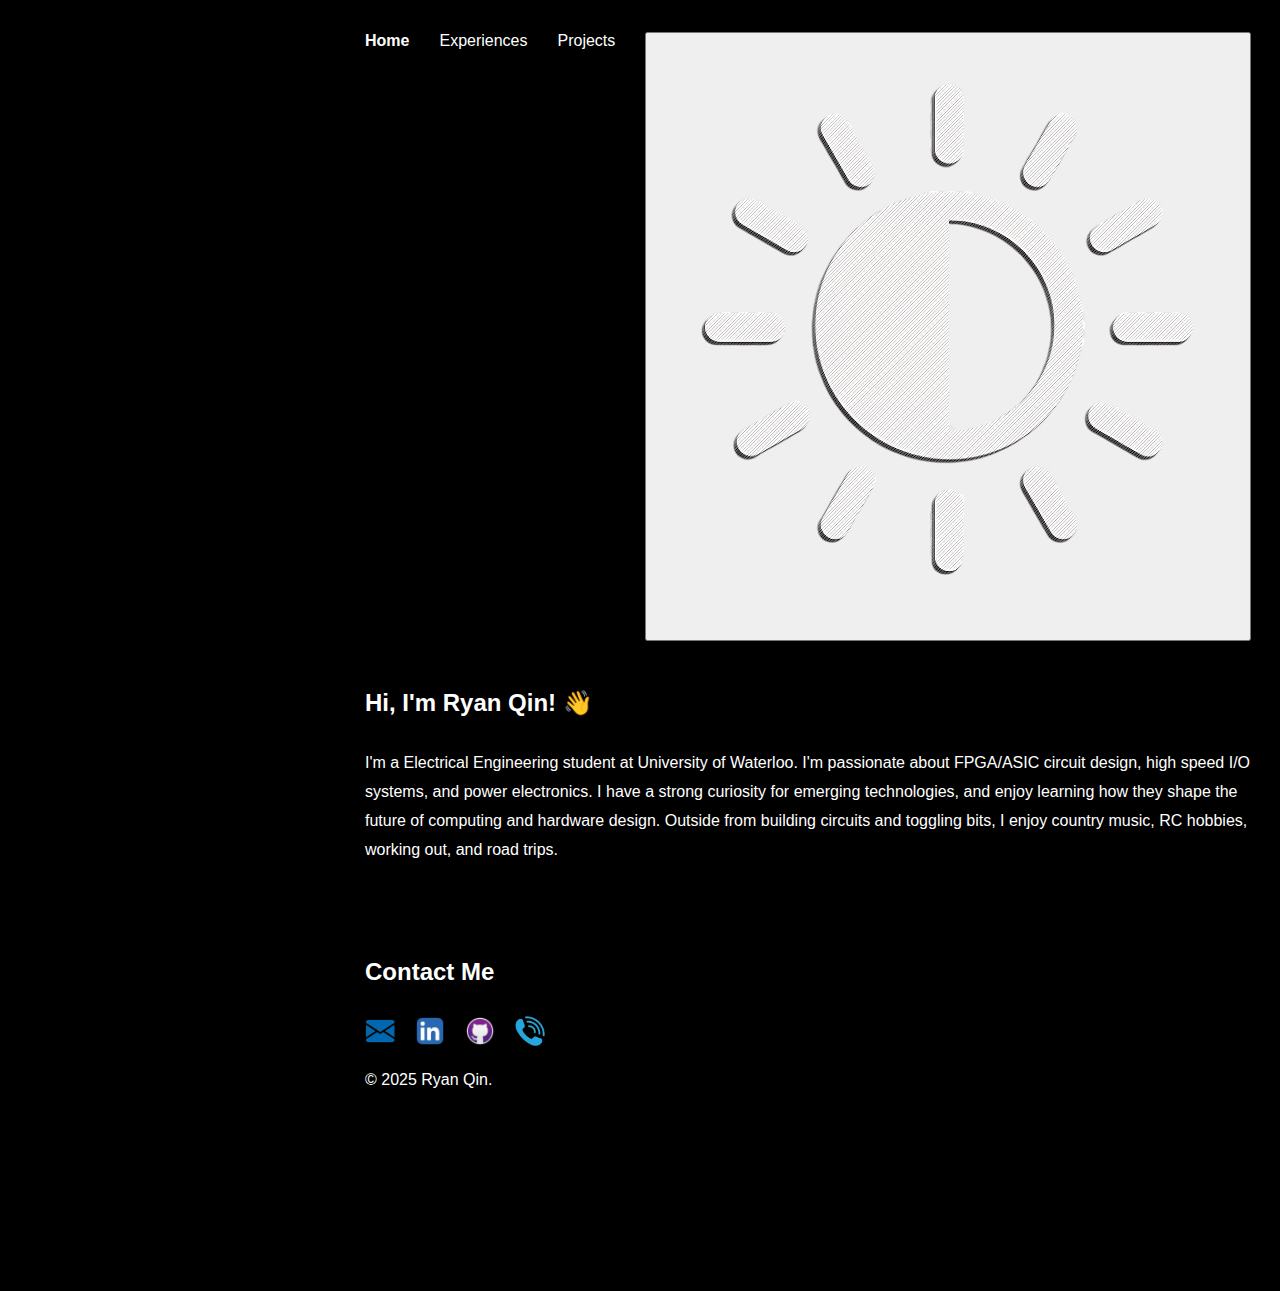
<file: index.html>
<!DOCTYPE html>
<html lang="en">

<head>
    <meta charset="UTF-8">
    <meta name="viewport" content="width=device-width, initial-scale=1.0">
    <title>Ryan Qin's WebBit</title>
    <!-- Favicon -->
    <link rel="icon" type="image/png" href="fav_icon.png">
    <!-- Link to external CSS -->
    <link rel="stylesheet" href="style.css">
</head>

<body>
    

 
        <div class="body">
            <!-- ===== HEADER / NAVIGATION ===== -->
            <ul class="nav_links">
                <li><a class="active" href="index.html">Home</a></li>
                <li><a href="experiences.html">Experiences</a></li>
                <li><a href="projects.html">Projects</a></li>
                <button id="theme_toggle" aria-label="Toggle theme">
                    <img src="Light_Icon.png" alt="Toggle theme" />
                </button>
            </ul>

            <!-- ===== INTRO SECTION ===== -->
            <h1>Hi, I'm Ryan Qin! 👋</h1>
            <p>I'm a Electrical Engineering student at University of Waterloo. I'm passionate about FPGA/ASIC circuit design, high speed I/O systems, and power electronics. 
                I have a strong curiosity for emerging technologies, 
                and enjoy learning how they shape the future of computing and hardware design. Outside from building circuits and toggling bits, I enjoy country music, RC hobbies, working out, and road trips. </p>
            <h2>Contact Me</h2>
            <div class="contact_icons">
                <a href="mailto:r25qin@uWaterloo.ca"
                    target="_blank"
                    rel="noopener noreferrer">
                    <img src="contact_me_asssets/main_icon.png"
                        alt="LinkedIn Profile"
                        class="social-icons">
                </a>
                <a href="https://www.linkedin.com/in/ryan-qin-ece/"
                    target="_blank"
                    rel="noopener noreferrer">
                    <img src="contact_me_asssets/linkedin_icon.png"
                        alt="LinkedIn Profile"
                        class="social-icons">
                </a>
                <a href="https://github.com/RyanQin24"
                    target="_blank"
                    rel="noopener noreferrer">
                    <img src="contact_me_asssets/github_icon.png"
                        alt="LinkedIn Profile"
                        class="social-icons">
                </a>
                <a href="tel:+14169394721"
                    target="_blank"
                    rel="noopener noreferrer">
                    <img src="contact_me_asssets/phone_icon.png"
                        alt="LinkedIn Profile"
                        class="social-icons">
                </a>
            </div>

            <!-- ===== Copyright mark ===== -->
            <footer>
                <p>&copy; 2025 Ryan Qin.</p>
            </footer>

        </div>
   
    <script src="theme.js"></script>
</body>

</html>
</file>
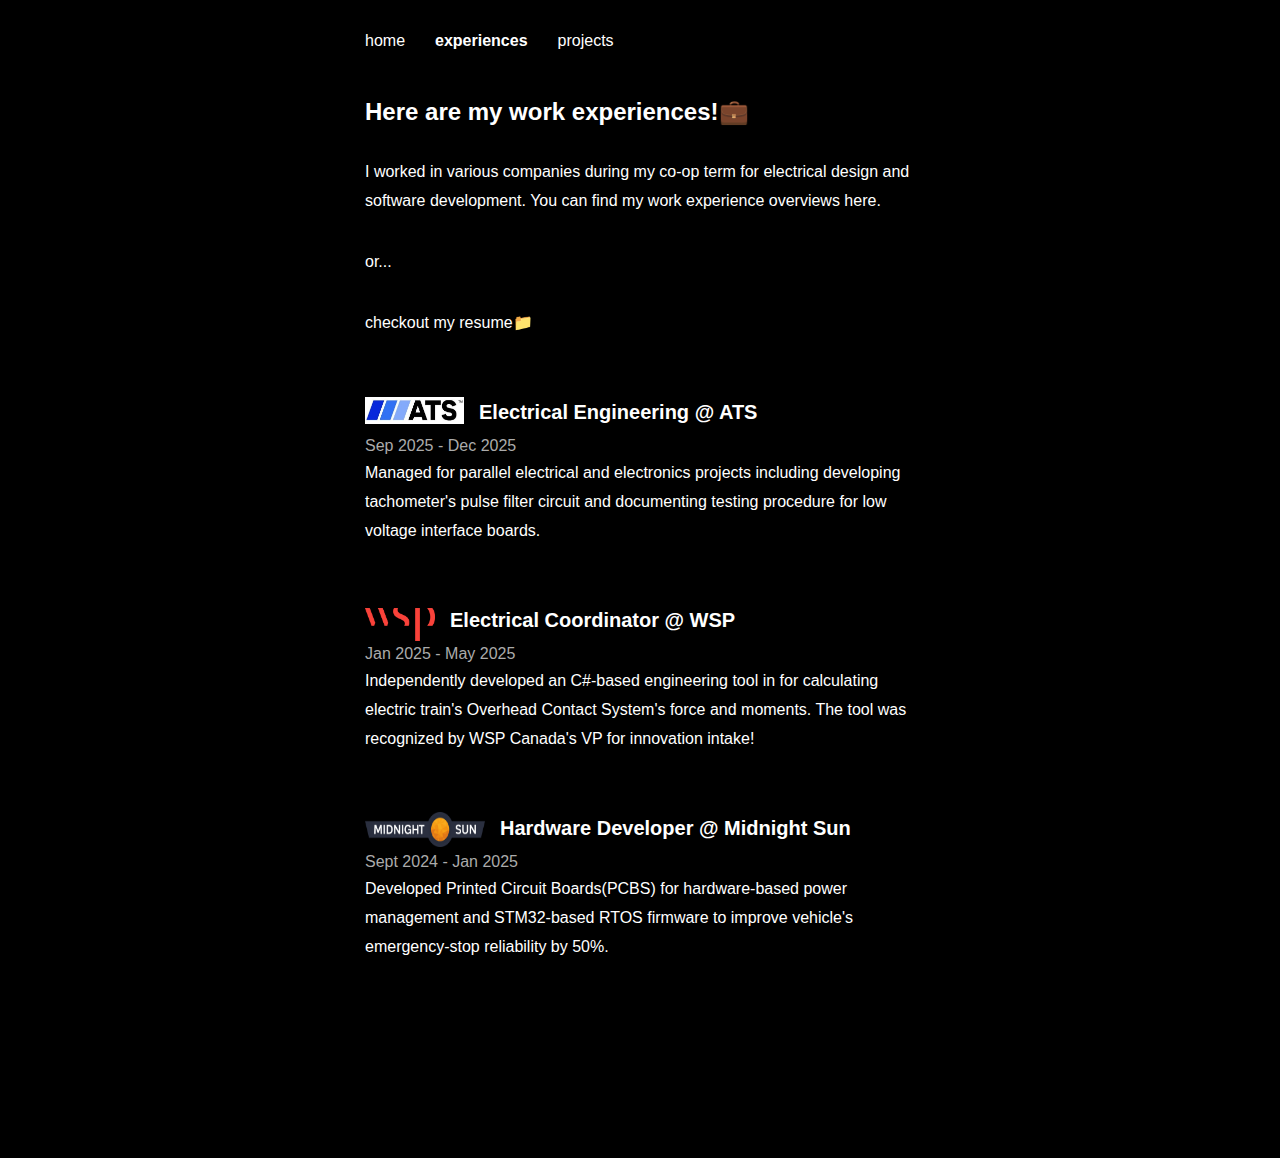
<file: experiences.html>
<!DOCTYPE html>
<html lang="en">

<head>
    <meta charset="UTF-8">
    <meta name="viewport" content="width=device-width, initial-scale=1.0">
    <title>Ryan Qin's WebBit</title>
    <!-- Favicon -->
    <link rel="icon" type="image/png" href="fav_icon.png">
    <!-- Link to external CSS -->
    <link rel="stylesheet" href="style.css">
</head>
<body>
    <div class="body">
        <!-- ===== HEADER / NAVIGATION ===== -->
        <ul class="nav_links">
            <li><a href="index.html">home</a></li>
            <li><a class="active" href="experiences.html">experiences</a></li>
            <li><a href="projects.html">projects</a></li>
        </ul>

        <h1>Here are my work experiences!💼</h1>
        <p>I worked in various companies during my co-op term for electrical design and software development. You can find my work experience overviews here. </p>
        <p>or... </p>
        <p><a href="https://drive.google.com/file/d/1jcdo_II2jih3OMkCALhiHWN518a14Llq/view?usp=sharing" target="_blank">checkout my resume📁</a></p>

        <!-- ===== Experience section 1 (ATS Corporation) ===== -->
        <div class="experience_body">
            <div class="Title_Header">
                <a href="https://atsautomation.com/"
                    target="_blank"
                    rel="noopener noreferrer">
                    <img src="experiences_assets/ATS_logo.jpg"
                        alt=""
                        class="experience_logo_ATS">
                </a>
                <h1>Electrical Engineering @ ATS</h1>
            </div>
            <p2>Sep 2025 - Dec 2025</p2>
            <p>Managed for parallel electrical and electronics projects including developing tachometer's pulse filter circuit and documenting testing procedure for low voltage interface boards.</p>
        </div>
        <!-- ===== Experience section 2 (WSP) ===== -->
        <div class="experience_body">
            <div class="Title_Header">
                <a href="https://www.wsp.com/en-ca/"
                    target="_blank"
                    rel="noopener noreferrer">
                    <img src="experiences_assets/WSP_logo.png"
                        alt=""
                        class="experience_logo_WSP">
                </a>
                <h1>Electrical Coordinator @ WSP</h1>
            </div>
            <p2>Jan 2025 - May 2025</p2>
            <p>Independently developed an C#-based engineering tool in for calculating electric train's Overhead Contact System's force and moments. 
                The tool was recognized by WSP Canada's VP for innovation intake!</p>
        </div>
        <!-- ===== Experience section 3 (Midnight Sun) ===== -->
        <div class="experience_body">
            <div class="Title_Header">
                <a href="https://www.uwmidsun.com"
                    target="_blank"
                    rel="noopener noreferrer">
                    <img src="experiences_assets/MSun_Logo.png"
                        alt=""
                        class="experience_logo_MSun">
                </a>
                <h1>Hardware Developer @ Midnight Sun</h1>
            </div>
            <p2>Sept 2024 - Jan 2025</p2>
            <p>Developed Printed Circuit Boards(PCBS) for hardware-based power management and STM32-based RTOS firmware to improve vehicle's emergency-stop reliability by 50%.</p>
        </div>
    </div>
</body>

</html>
</file>
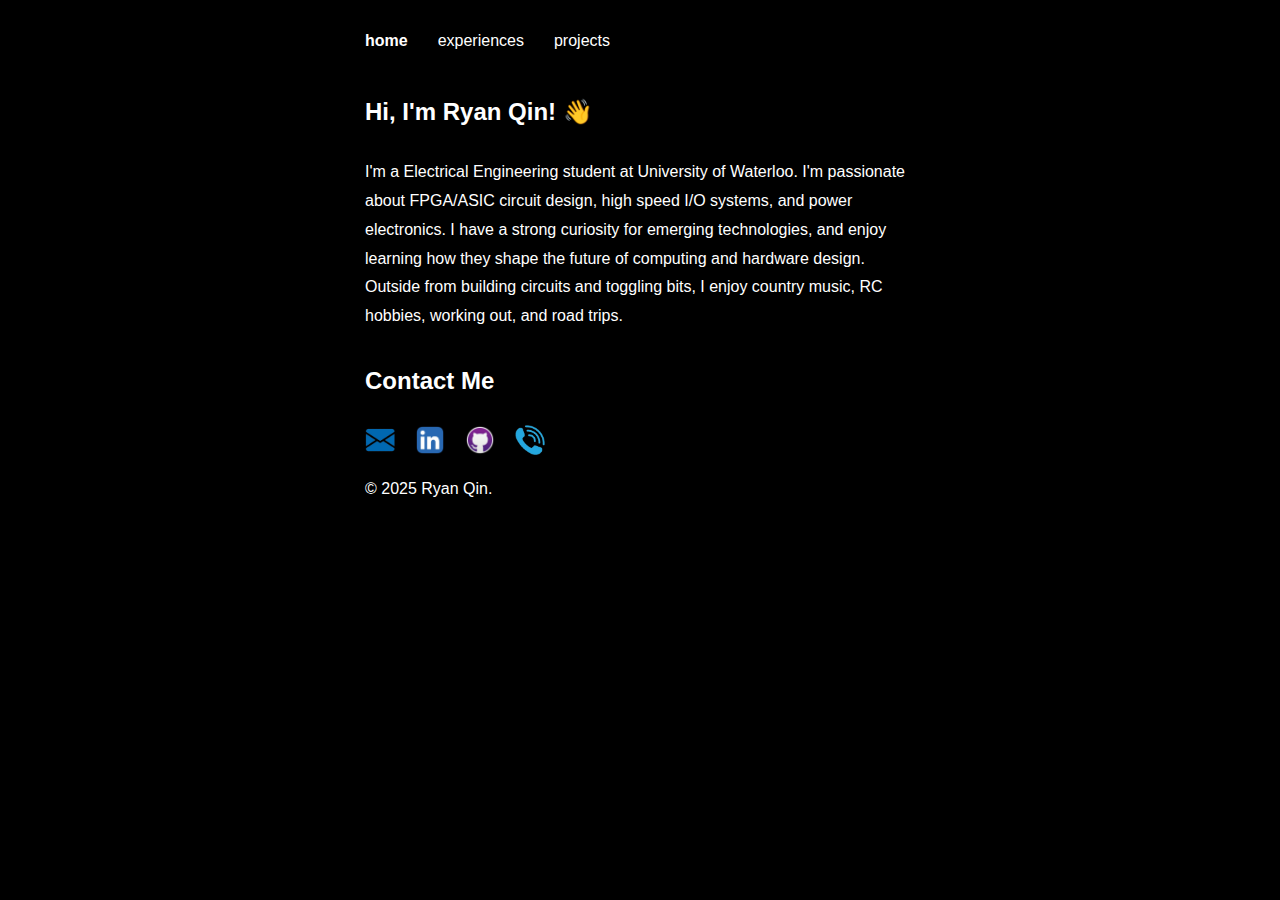
<file: home.html>
<!DOCTYPE html>
<html lang="en">

<head>
    <meta charset="UTF-8">
    <meta name="viewport" content="width=device-width, initial-scale=1.0">
    <title>Ryan Qin's WebBit</title>
    <!-- Favicon -->
    <link rel="icon" type="image/png" href="fav_icon.png">
    <!-- Link to external CSS -->
    <link rel="stylesheet" href="style.css">
</head>

<body>
    

 
        <div class="body">
            <!-- ===== HEADER / NAVIGATION ===== -->
            <ul class="nav_links">
                <li><a class="active" href="home.html">home</a></li>
                <li><a href="experiences.html">experiences</a></li>
                <li><a href="projects.html">projects</a></li>
                
            </ul>

            <!-- ===== INTRO SECTION ===== -->
            <h1>Hi, I'm Ryan Qin! 👋</h1>
            <p>I'm a Electrical Engineering student at University of Waterloo. I'm passionate about FPGA/ASIC circuit design, high speed I/O systems, and power electronics. 
                I have a strong curiosity for emerging technologies, 
                and enjoy learning how they shape the future of computing and hardware design. Outside from building circuits and toggling bits, I enjoy country music, RC hobbies, working out, and road trips. </p>
            <h2>Contact Me</h2>
            <div class="contact_icons">
                <a href="mailto:r25qin@uWaterloo.ca"
                    target="_blank"
                    rel="noopener noreferrer">
                    <img src="contact_me_asssets/main_icon.png"
                        alt="LinkedIn Profile"
                        class="social-icons">
                </a>
                <a href="https://www.linkedin.com/in/ryan-qin-ece/"
                    target="_blank"
                    rel="noopener noreferrer">
                    <img src="contact_me_asssets/linkedin_icon.png"
                        alt="LinkedIn Profile"
                        class="social-icons">
                </a>
                <a href="https://github.com/RyanQin24"
                    target="_blank"
                    rel="noopener noreferrer">
                    <img src="contact_me_asssets/github_icon.png"
                        alt="LinkedIn Profile"
                        class="social-icons">
                </a>
                <a href="tel:+14169394721"
                    target="_blank"
                    rel="noopener noreferrer">
                    <img src="contact_me_asssets/phone_icon.png"
                        alt="LinkedIn Profile"
                        class="social-icons">
                </a>
            </div>

            <!-- ===== Copyright mark ===== -->
            <footer>
                <p>&copy; 2025 Ryan Qin.</p>
            </footer>

        </div>
   

</body>

</html>
</file>
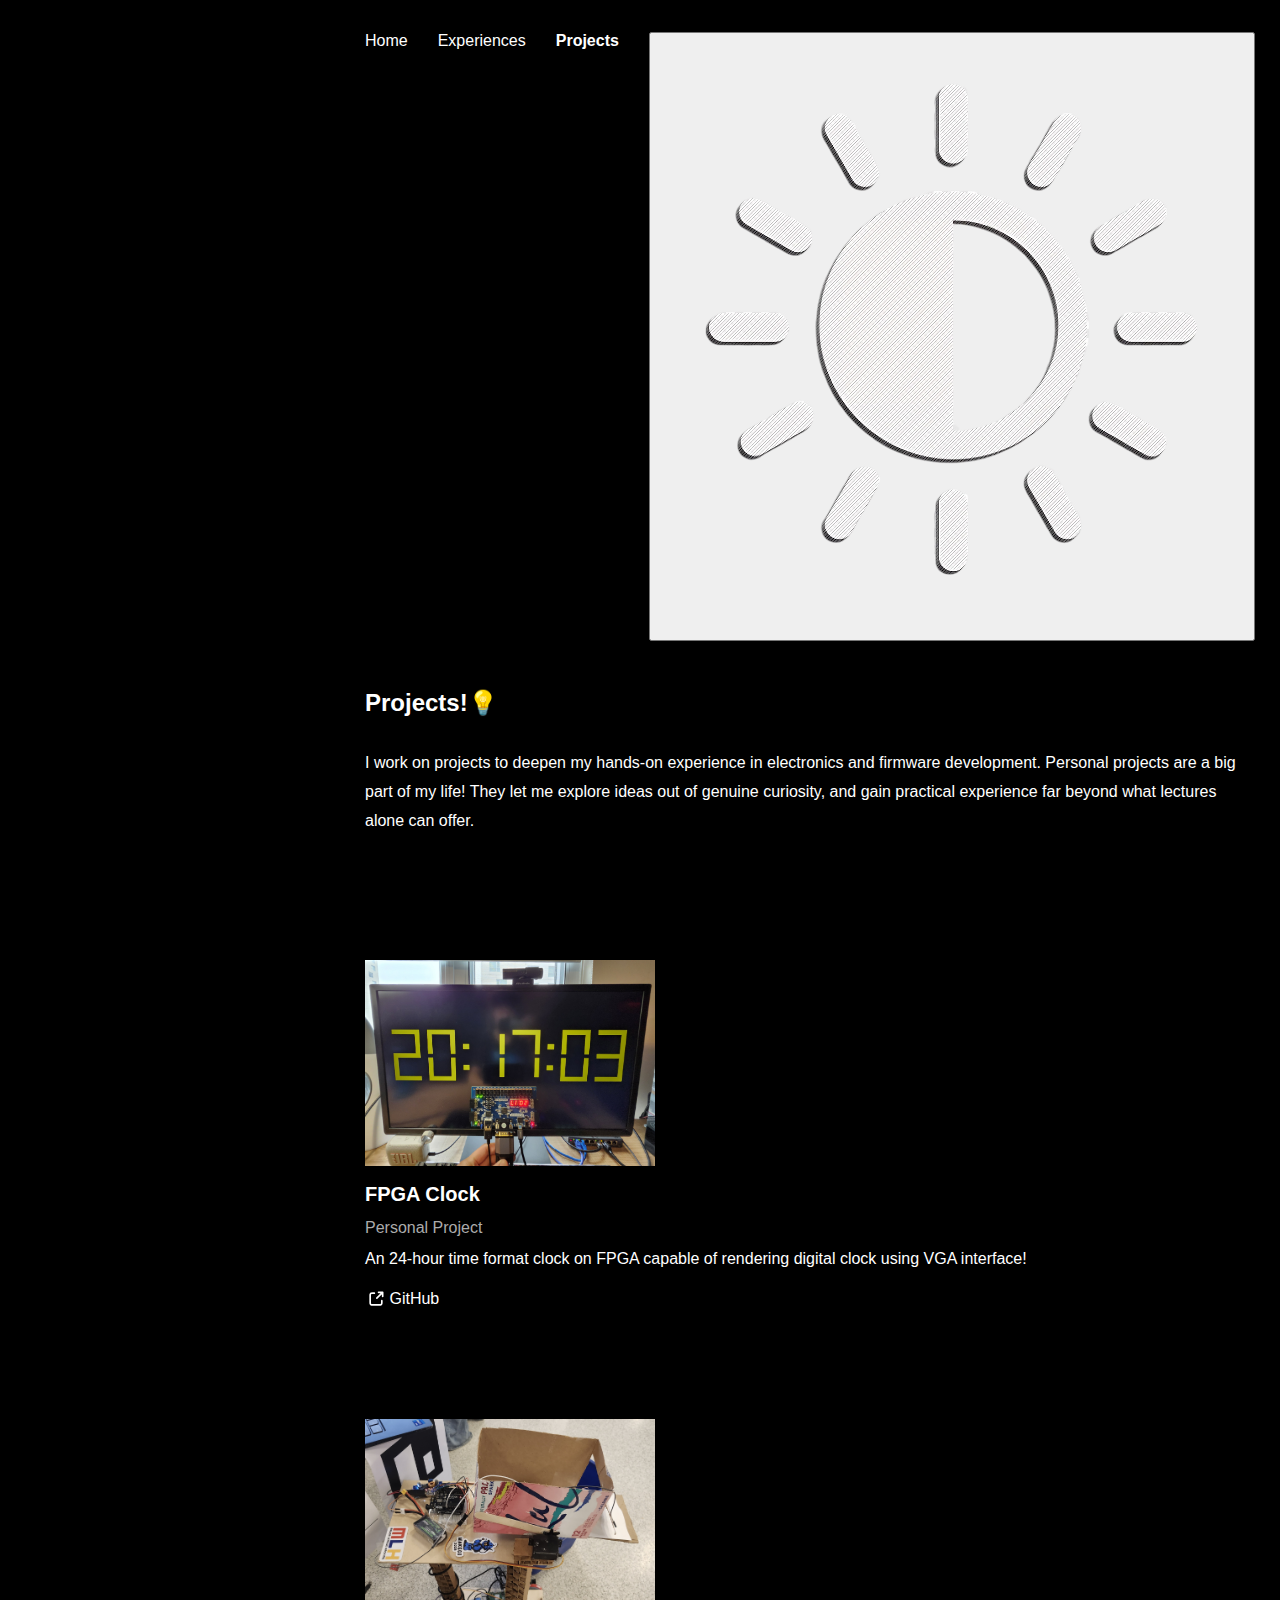
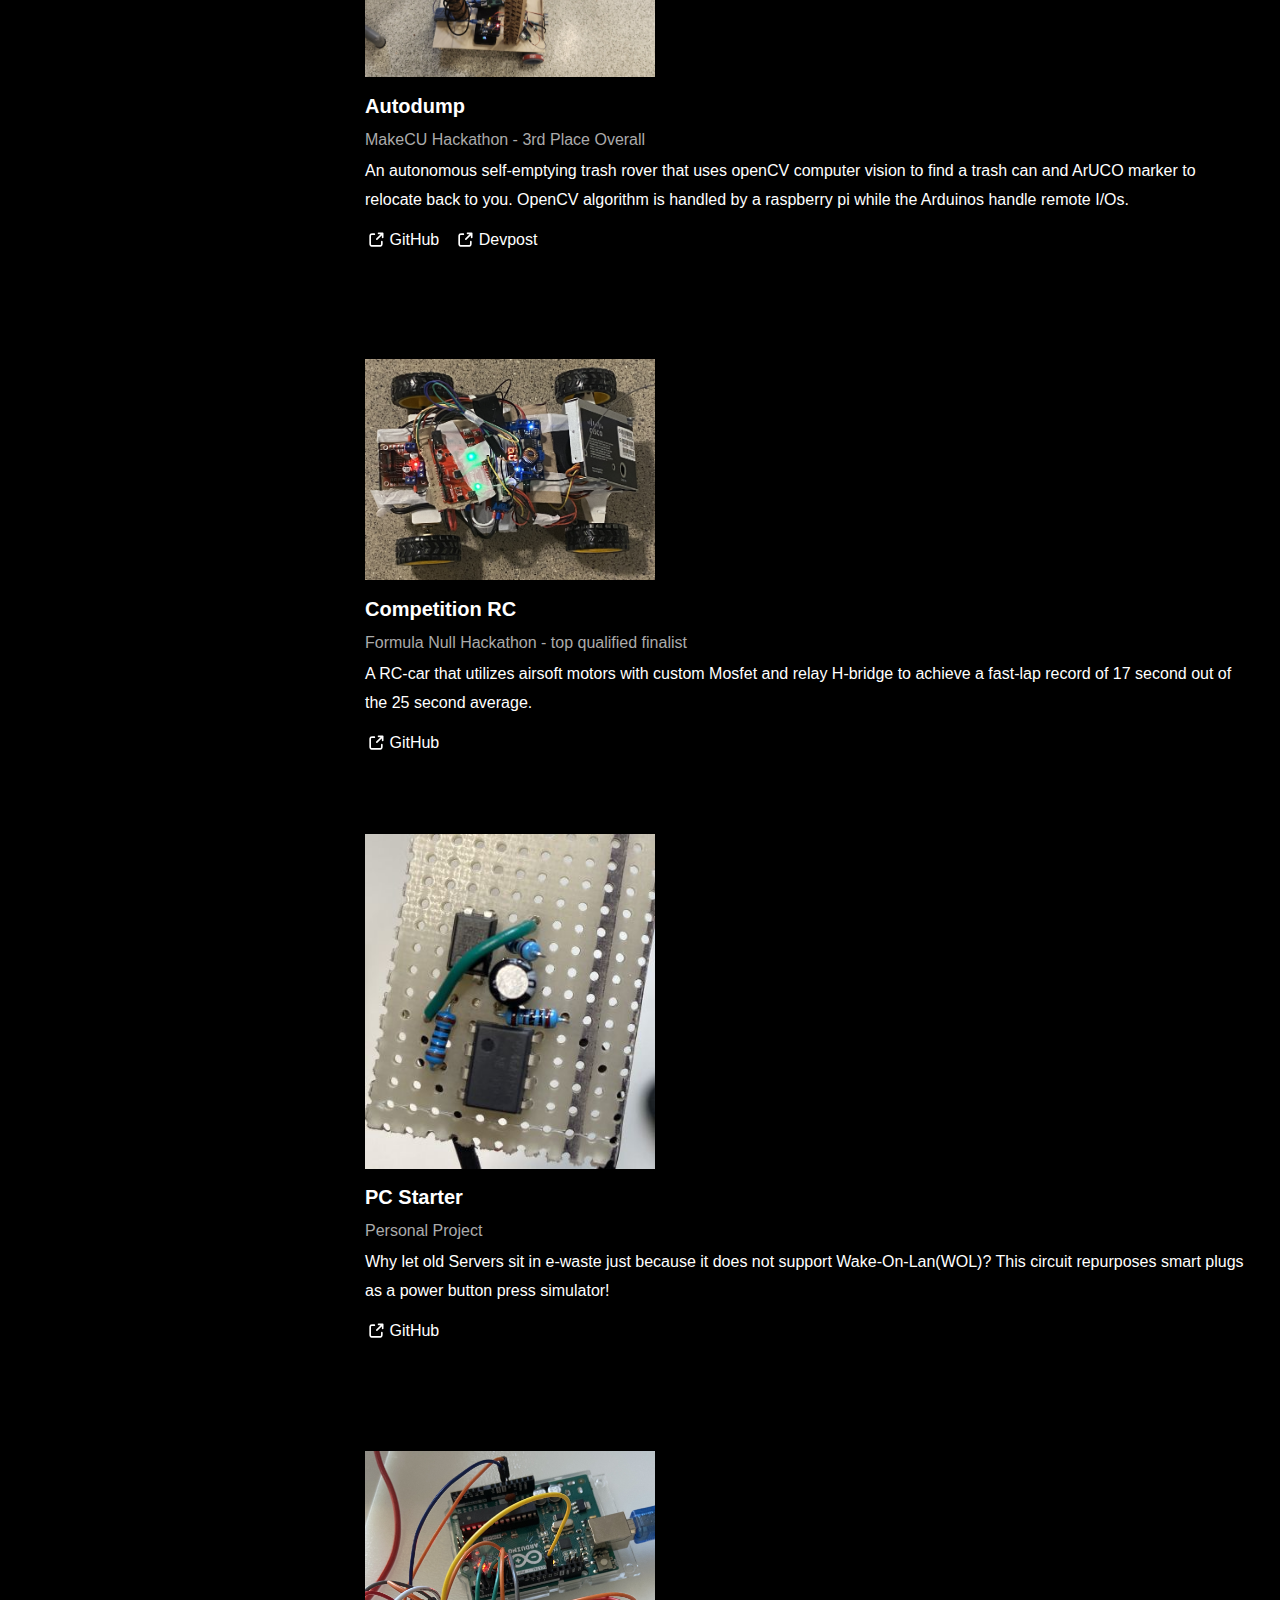
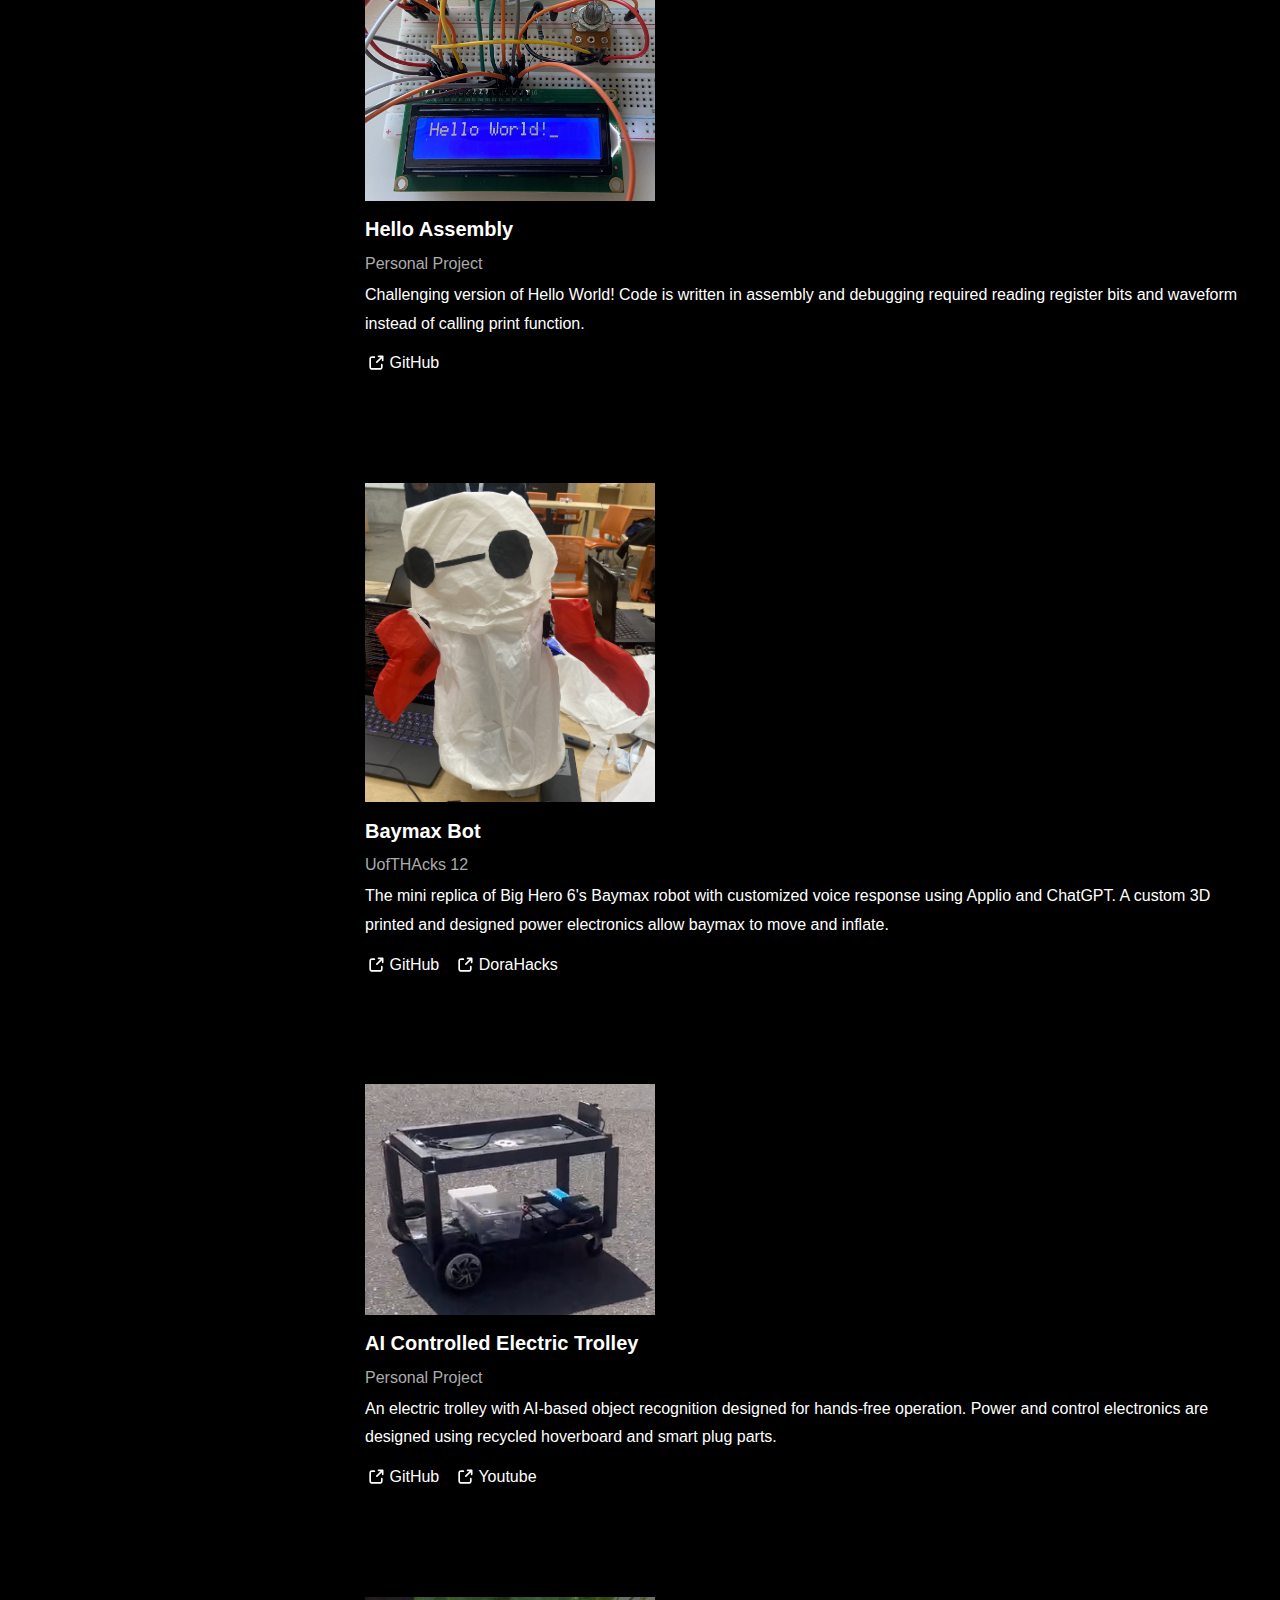
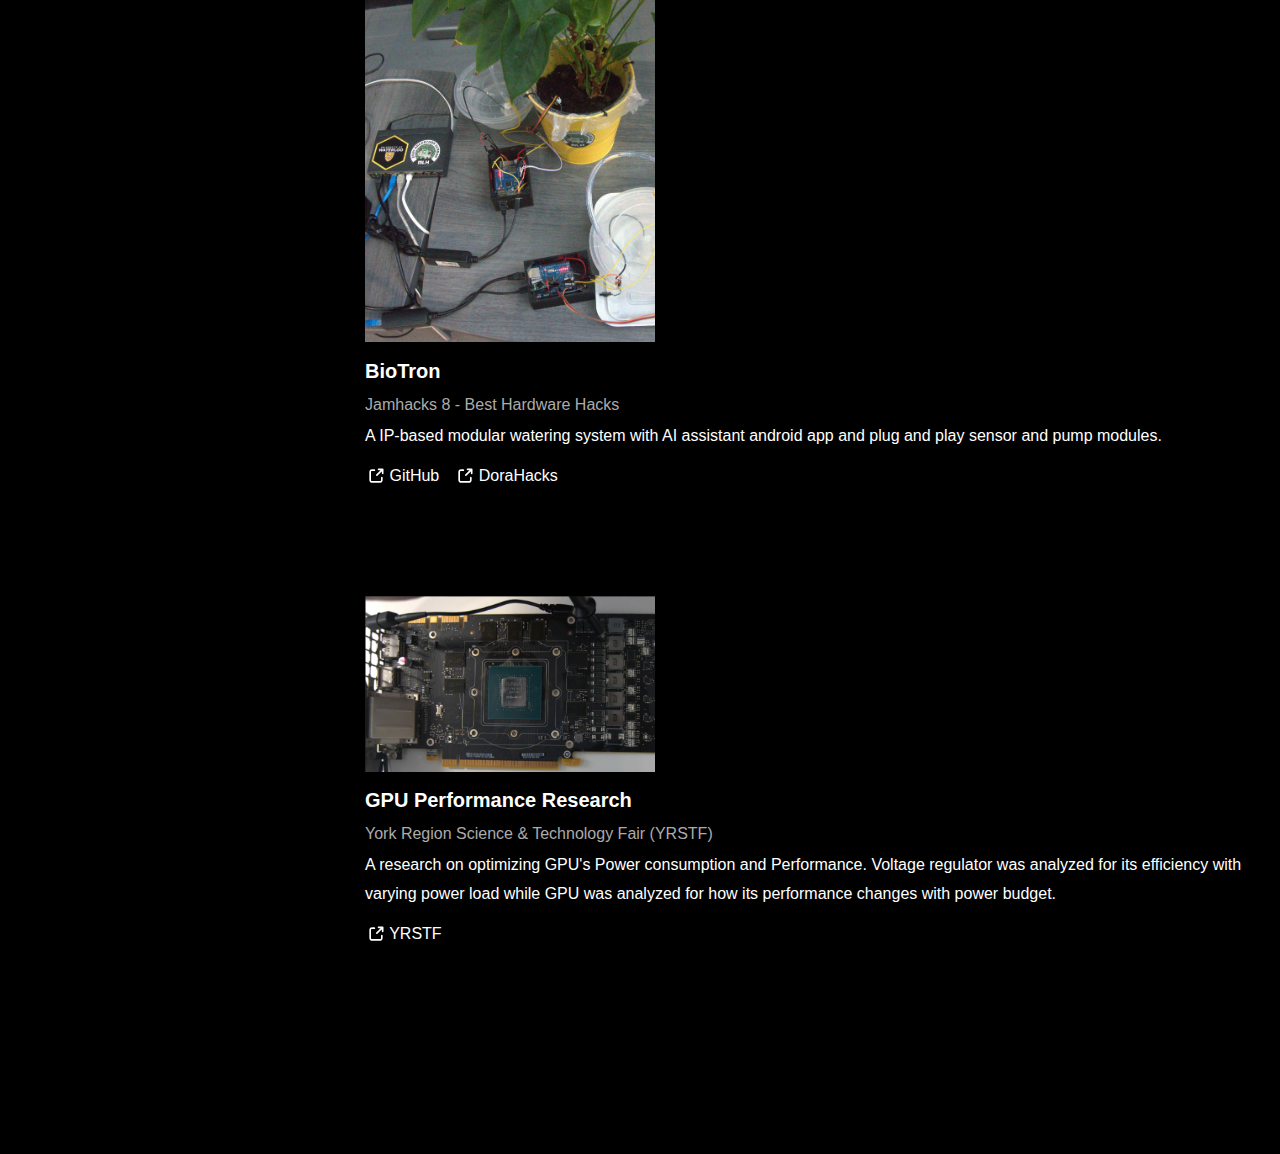
<file: projects.html>
<!DOCTYPE html>
<html lang="en">

<head>
    <meta charset="UTF-8">
    <meta name="viewport" content="width=device-width, initial-scale=1.0">
    <title>Ryan Qin's WebBit</title>
    <!-- Favicon -->
    <link rel="icon" type="image/png" href="fav_icon.png">
    <!-- Link to external CSS -->
    <link rel="stylesheet" href="style.css">
</head>
<body>
    <div class="body">
        <!-- ===== HEADER / NAVIGATION ===== -->
        <ul class="nav_links">
            <li><a href="index.html">Home</a></li>
            <li><a href="experiences.html">Experiences</a></li>
            <li><a class="active" href="projects.html">Projects</a></li>
            <button id="theme_toggle" aria-label="Toggle theme">
                <img src="Light_Icon.png" alt="Toggle theme" />
            </button>
        </ul>

        <h1>Projects!💡</h1>
        <p>I work on projects to deepen my hands-on experience in electronics and firmware development. 
            Personal projects are a big part of my life! They let me explore ideas out of genuine curiosity, and gain practical experience far beyond what lectures alone can offer.</p>

        <!-- ===== Project section (FPGA Clock) ===== -->
        <div class="project_body">
            <div class="project_pics">
                <img src="projects_assets/VGAClock_Proj.jpg" alt="MakeCU Project" class="project-thumb">
            </div>
            <h1>FPGA Clock</h1>
            <p2>Personal Project</p2>
            <p>An 24-hour time format clock on FPGA capable of rendering digital clock using VGA interface!
            </p>
            <div class="project_links">
                <a href="https://github.com/RyanQin24/FPGA-Clock" target="_blank" rel="noopener">
                    <img src="link.svg" alt="GitHub link" class="svg-icon">
                    GitHub
                </a>
            </div>
        </div>

        <!-- ===== Project section (Autodump) ===== -->
        <div class="project_body">
            <div class="project_pics">
                <img src="projects_assets/MakeCU_Proj.jpg" alt="MakeCU Project" class="project-thumb">
            </div>
            <h1>Autodump</h1>
            <p2>MakeCU Hackathon - 3rd Place Overall</p2>
            <p>An autonomous self-emptying trash rover that uses openCV computer vision to find a trash can and ArUCO marker to relocate back to you.
                OpenCV algorithm is handled by a raspberry pi while the Arduinos handle remote I/Os.
            </p>
            <div class="project_links">
                <a href="https://github.com/RyanQin24/MakeCU" target="_blank" rel="noopener">
                    <img src="link.svg" alt="GitHub link" class="svg-icon">
                    GitHub
                </a>
                <a href="https://devpost.com/software/autodump-autonomous-self-emptying-trash-rover" target="_blank" rel="noopener">
                    <img src="link.svg" alt="GitHub link" class="svg-icon">
                    Devpost
                </a>
            </div>
        </div>

        <!-- ===== Project section (Competition RC) ===== -->
        <div class="project_body">
            <div class="project_pics">
                <img src="projects_assets/Fnull_Proj.JPG" alt="MakeCU Project" class="project-thumb">
            </div>
            <h1>Competition RC</h1>
            <p2>Formula Null Hackathon - top qualified finalist</p2>
            <p>A RC-car that utilizes airsoft motors with custom Mosfet and relay H-bridge to achieve a fast-lap record of 17 second out of the 25 second average.
            </p>
            <div class="project_links">
                <a href="https://github.com/RyanQin24/FormulaNULL-MotorDrivers?tab=readme-ov-file" target="_blank" rel="noopener">
                    <img src="link.svg" alt="GitHub link" class="svg-icon">
                    GitHub
                </a>
            </div>
        </div>

        <!-- ===== Project section (PC Starter) ===== -->
        <div class="project_body">
            <div class="project_pics">
                <img src="projects_assets/PCStart_Proj.JPG" alt="MakeCU Project" class="project-thumb">
            </div>
            <h1>PC Starter</h1>
            <p2>Personal Project</p2>
            <p>Why let old Servers sit in e-waste just because it does not support Wake-On-Lan(WOL)? This circuit repurposes smart plugs as a power button press simulator! 
            </p>
            <div class="project_links">
                <a href="https://github.com/RyanQin24/PC-Starter" target="_blank" rel="noopener">
                    <img src="link.svg" alt="GitHub link" class="svg-icon">
                    GitHub
                </a>
            </div>
        </div>

        <!-- ===== Project section (Hello World in Assembly) ===== -->
        <div class="project_body">
            <div class="project_pics">
                <img src="projects_assets/HAssembly_Proj.jpg" alt="MakeCU Project" class="project-thumb">
            </div>
            <h1>Hello Assembly</h1>
            <p2>Personal Project</p2>
            <p>Challenging version of Hello World! Code is written in assembly and debugging required reading register bits and waveform instead of
                calling print function. 
            </p>
            <div class="project_links">
                <a href="https://github.com/RyanQin24/AVR-Hello-World-Assembly" target="_blank" rel="noopener">
                    <img src="link.svg" alt="GitHub link" class="svg-icon">
                    GitHub
                </a>
            </div>
        </div>

        <!-- ===== Project section (Baymax Bot) ===== -->
        <div class="project_body">
            <div class="project_pics">
                <img src="projects_assets/Baymax_Proj.JPG" alt="MakeCU Project" class="project-thumb">
            </div>
            <h1>Baymax Bot</h1>
            <p2>UofTHAcks 12</p2>
            <p>The mini replica of Big Hero 6's Baymax robot with customized voice response using Applio and ChatGPT. A custom 3D printed and designed 
                power electronics allow baymax to move and inflate.
            </p>
            <div class="project_links">
                <a href="https://github.com/RyanQin24/Baymax-UofT-Hacks-12-" target="_blank" rel="noopener">
                    <img src="link.svg" alt="GitHub link" class="svg-icon">
                    GitHub
                </a>
                <a href="https://dorahacks.io/buidl/21720/" target="_blank" rel="noopener">
                    <img src="link.svg" alt="GitHub link" class="svg-icon">
                    DoraHacks
                </a>
            </div>
        </div>

        <!-- ===== Project section (AI Controlled Electric Trolley) ===== -->
        <div class="project_body">
            <div class="project_pics">
                <img src="projects_assets/ETrolley_Proj.png" alt="MakeCU Project" class="project-thumb">
            </div>
            <h1>AI Controlled Electric Trolley</h1>
            <p2>Personal Project</p2>
            <p>An electric trolley with AI-based object recognition designed for hands-free operation. Power and control electronics are designed using 
                recycled hoverboard and smart plug parts. 
            </p>
            <div class="project_links">
                <a href="https://github.com/RyanQin24/BoiBot_Firmware" target="_blank" rel="noopener">
                    <img src="link.svg" alt="GitHub link" class="svg-icon">
                    GitHub
                </a>
                <a href="https://www.youtube.com/watch?v=sXDfRotP08Y" target="_blank" rel="noopener">
                    <img src="link.svg" alt="GitHub link" class="svg-icon">
                    Youtube
                </a>
            </div>
        </div>
    
        <!-- ===== Project section (BioTron) ===== -->
        <div class="project_body">
            <div class="project_pics">
                <img src="projects_assets/BioTron_Proj.jpeg" alt="MakeCU Project" class="project-thumb">
            </div>
            <h1>BioTron</h1>
            <p2>Jamhacks 8 - Best Hardware Hacks</p2>
            <p>A IP-based modular watering system with AI assistant android app and plug and play sensor and pump modules.
            </p>
            <div class="project_links">
                <a href="https://github.com/RyanQin24/WateringSystem-Software" target="_blank" rel="noopener">
                    <img src="link.svg" alt="GitHub link" class="svg-icon">
                    GitHub
                </a>
                <a href="https://dorahacks.io/buidl/13373/" target="_blank" rel="noopener">
                    <img src="link.svg" alt="GitHub link" class="svg-icon">
                    DoraHacks
                </a>
            </div>
        </div>

        <!-- ===== Project section (GPU Research) ===== -->
        <div class="project_body">
            <div class="project_pics">
                <img src="projects_assets/GPU_Proj.png" alt="MakeCU Project" class="project-thumb">
            </div>
            <h1>GPU Performance Research</h1>
            <p2>York Region Science & Technology Fair (YRSTF)</p2>
            <p>A research on optimizing GPU's Power consumption and Performance. Voltage regulator was analyzed for its efficiency with varying power load while GPU 
                was analyzed for how its performance changes with power budget.
            </p>
            <div class="project_links">
                <a href="https://partner.projectboard.world/ysc/project/gpu-power-and-performance-research" target="_blank" rel="noopener">
                    <img src="link.svg" alt="GitHub link" class="svg-icon">
                    YRSTF
                </a>
            </div>
        </div>

    </div>
    <script src="theme.js"></script>
</body>

</html>
</file>
<file: style.css>
body {

    /* body setup */
    display: flex;            /* enable flex layout */
    flex-direction: column;   /* stack header, sections, footer vertically */
    align-items: center;
    margin: 0 30px;

    /* font control for websites body */
    font-family: 'Roboto', sans-serif;
    color: #fff; /* text color */

    /* Full-site background */
    background-color: rgb(0, 0, 0);

    /* navigation setup */
    .nav_links{
        display: flex;
        gap:  30px;           /* space between links */
        list-style: none;    /* remove bullets */
        padding: 16px 0;   /* top/bottom space */
    }

    .nav_links li a{
        color: white;
        text-decoration: none;  /* removes underline */
    }
    
    .nav_links li a.active{
        color: white;
        text-decoration: none;  /* removes underline */
        font-weight: bold;
    }

    .nav_links li a:hover{
        opacity: 0.8;
    }

    /* navigation background theme toggle switch setup */
    

    /* Sub-Body Setup */
    .body {
    width: 100%;
    max-width: 550px;      /* or whatever width looks good */
    margin: 0 30px auto;        /* centers the container horizontally */
    padding-bottom: 180px;  /* ← bottom breathing room */
    display: flex;
    align-items: start;
    flex-wrap: wrap;   /* items can move to next line */
    flex-direction: column;
    }

    .body h1{
        font-size: 24px;
    }

    .body p {
    line-height: 1.8;  
    }

    .body p a{
        line-height: 1.8;  /* 1.5x the normal line height */
        color: white;
        text-decoration: none;  /* removes underline */
    }

    .body p a:hover{
        opacity: 0.8;
    }

    /* Contact me icons Setup */
    .contact_icons{
        display: flex;       
        flex-direction: row; 
        gap: 20px;           
        flex-wrap: wrap;     
    }

    /* COntact me icon(IMAGE ONLY) Setup */
    .social-icons {
    width: 30px;
    height: 30px;
    margin-top: 10px;
    }   

    .social-icons:hover {
    opacity: 0.8;
    }

    /* Experiences div Setup */
    .experience_body{
        margin-top: 34px;
    }

    /* Experiences Header Setup */
    .Title_Header{
        display: flex;       
        flex-direction: row; 
        gap: 15px;  
    }

    .Title_Header h1{
        font-size: 20px;
    }

    /* Experience Logos (IMAGE ONLY) Setup */
    .experience_logo_ATS{
    width: 99px;
    height: 27px;
    margin-top: 10px;
    }

    .experience_logo_WSP{
    width: 70px;
    height: 33px;
    margin-top: 12px;
    }

    .experience_logo_MSun{
    width: 120px;
    height: 35px;
    margin-top: 8px;
    }

    /* Experiences paragraphs Setup */
    .experience_body p{
        margin-top: 4px;
    }

    .experience_body p2{
        color: rgb(171, 171, 171);
    }

    /* Projects image Setup */
    .project-thumb {
        width: 100%;
        max-width: 290px;
        height: auto;
        object-fit: cover;
    }

    /* Projects div Setup */
    .project_body{
        margin-top: 80px;
    }

    /* Projects Header Setup */
    .project_body h1{
        font-size: 20px;
    }

    /* Projects paragraphs Setup */
    .project_body p2{
        color: rgb(171, 171, 171);
    }
    
    .project_body p{
        margin-top: 8px;
    }
    /* Projects link div Setup */
    .project_links{
        display: flex;       
        flex-direction: row; 
        gap: 0px 15px;  
    }

    .project_links a{
        color: #fff;
        text-decoration: none;  /* removes underline */
    }

    .project_links a:hover{
         opacity: 0.8;
    }

    /* svg styling control */
    .svg-icon {
    width: 20px;
    height: 20px;
    vertical-align: middle;
    transform: translate(1px,-1px);
    filter: invert(1);
    }


}
</file>
